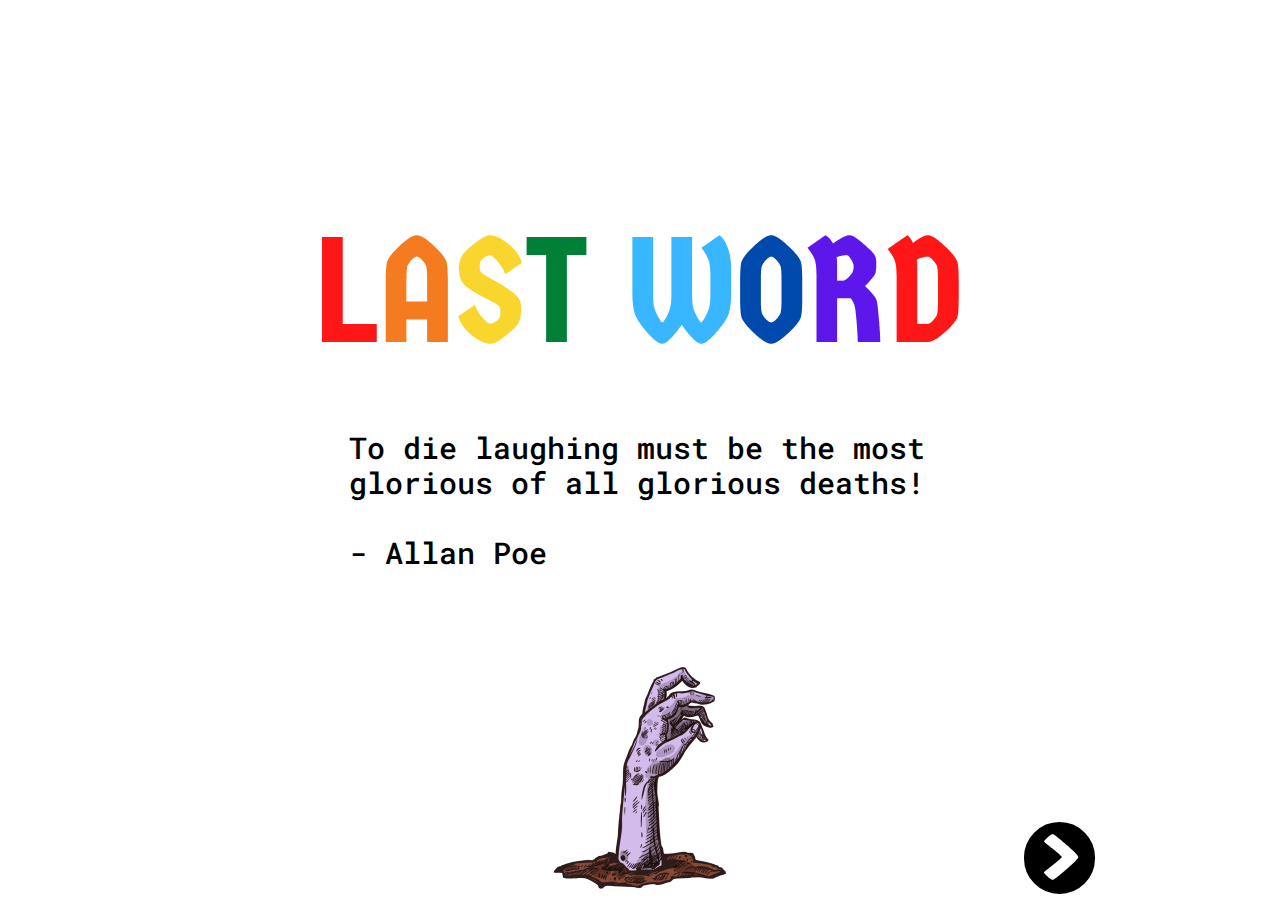
<file: index.html>
<!DOCTYPE html>
<html lang="en">

<head>
    <meta charset="UTF-8">
    <title>Document</title>
    <link href="https://fonts.googleapis.com/css2?family=Roboto+Mono:ital,wght@0,100;0,300;0,400;0,500;0,700;1,100;1,300;1,400;1,500;1,700&display=swap" rel="stylesheet">
    <link rel="stylesheet" href="style.css">
</head>
<body>
    <div class="staff">
        <form>
        <center>
            <img src="img/LAST WORD.png" alt="logo">
            <p class="quote">To die laughing must be the most glorious of all glorious deaths!<br><br>- Allan Poe</p>
            <img src="img/L A S T WORD (5) 2.png" alt="logo">
        </center>
        <a href="choose_activity.html" class="button"><img class='arrow' src="img/q.png" alt=""></a> 
        </form>
    </div>
</body>
</html>
</file>
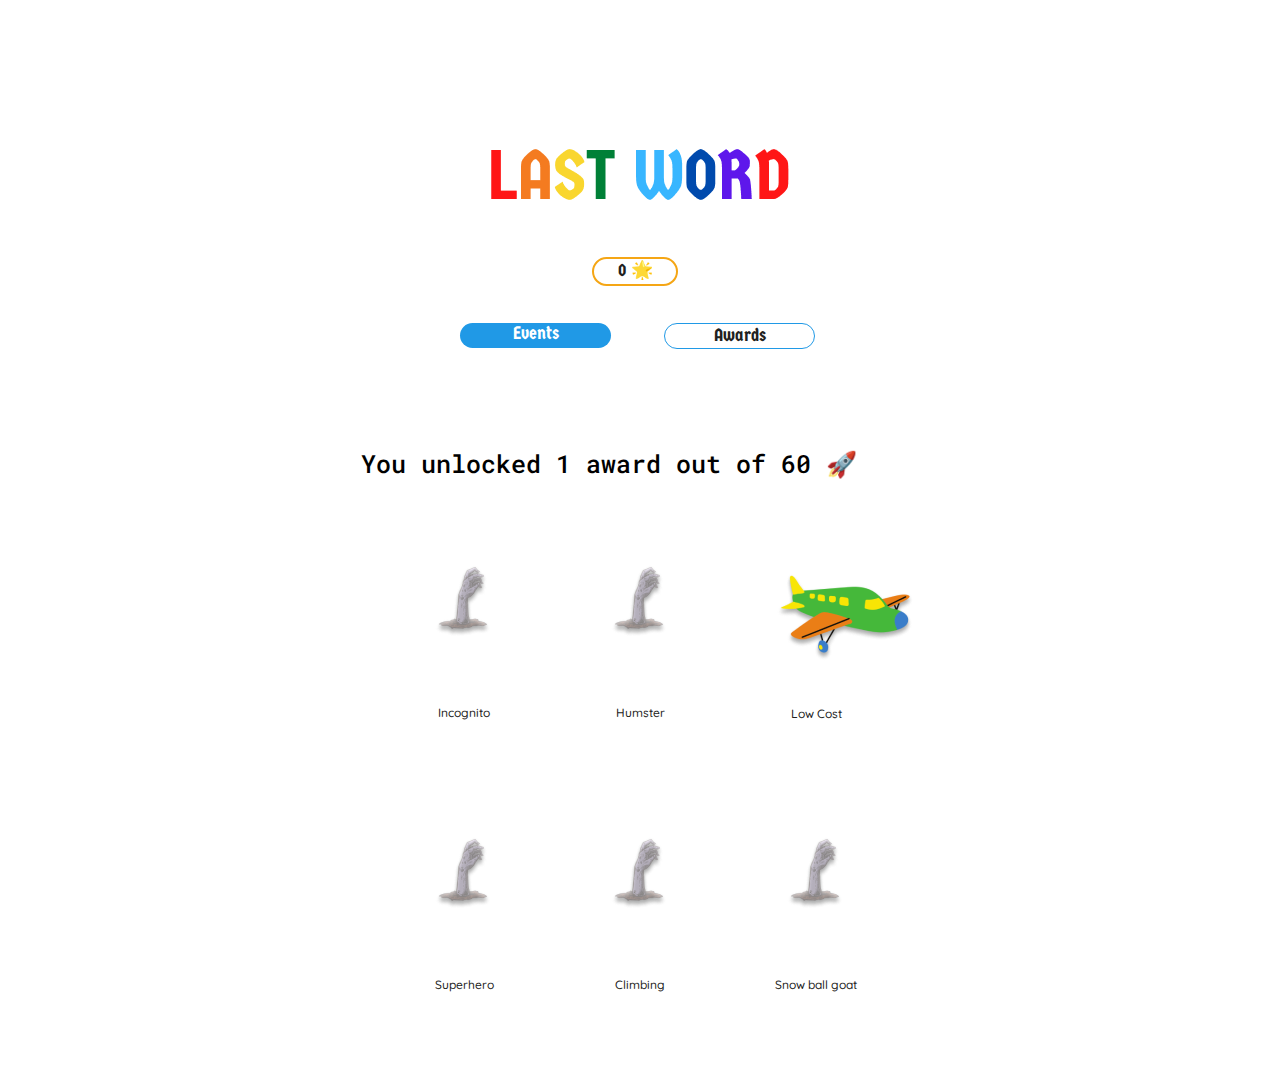
<file: awards.html>
<!DOCTYPE html>
<html lang="en">

<head>
    <meta charset="UTF-8">
    <title>Document</title>
    <link href="https://fonts.googleapis.com/css2?family=Roboto+Mono:ital,wght@0,100;0,300;0,400;0,500;0,700;1,100;1,300;1,400;1,500;1,700&display=swap" rel="stylesheet">
    <link href="https://fonts.googleapis.com/css2?family=Quicksand:wght@300;400;500;600;700&display=swap" rel="stylesheet">
    <link href="https://fonts.googleapis.com/css2?family=Germania+One&display=swap" rel="stylesheet">
    <link rel="stylesheet" href="awards_style.css">
</head>
<body>
    <div class="staff">
        <form class='buttons'>
            <center>
            <img class='logo' src="img/smaller logo.png" alt="logo">
            <a href="my_posts.html" class="button_stars"><p class='button_text_alt'>0 🌟</p></a>
            
            <a href="awards.html" class="button_events"><p class='button_text'>Events</p></a>
            <a href="awards.html" class="button_awards"><p class='button_text_alt'>Awards</p></a>
        </center></form>
        <center>
            <p class="header">You unlocked 1 award out of 60 🚀</p>
            <table class="tab1">
                <tr>
                    <td>
                        <a href="post_writing.html" class="activity"><img class='common' src="img/Rectangle%20281.png" alt="activity"><p>Incognito</p></a>
                    </td>
                    <td>
                        <a href="post_writing.html" class="activity"><img class='common' src="img/Rectangle%20281.png" alt="activity"><p>Humster</p></a>
                    </td>
                    <td>
                        <a href="#" class="activity"><img src="img/fly.png" alt="activity"><p>Low Cost</p></a>
                    </td>
                </tr>
                <tr>
                    <td>
                        <a href="post_writing.html" class="activity"><img class='common' src="img/Rectangle%20281.png" alt="activity"><p>Superhero</p></a>
                    </td>
                    <td>
                        <a href="post_writing.html" class="activity"><img class='common' src="img/Rectangle%20281.png" alt="activity"><p>Climbing</p></a>
                    </td>
                    <td>
                        <a href="#" class="activity"><img class='common' src="img/Rectangle%20281.png" alt="activity"><p>Snow ball goat</p></a>
                    </td>
                </tr>
            </table>
        </center>
    </div>
</body>
</html>
</file>
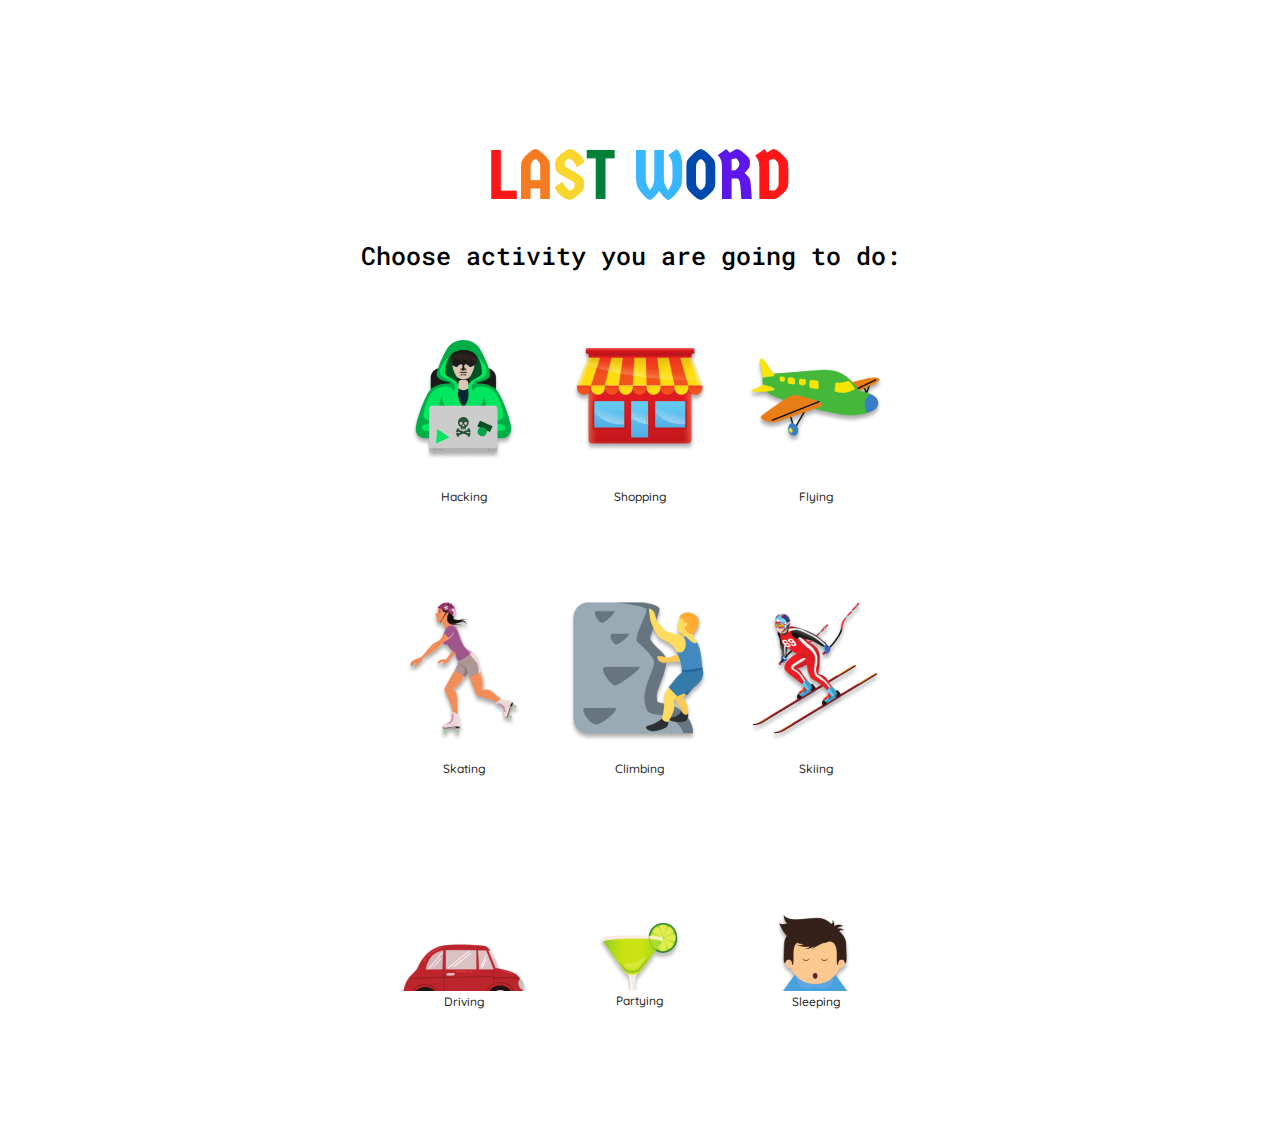
<file: choose_activity.html>
<!DOCTYPE html>
<html lang="en">

<head>
    <meta charset="UTF-8">
    <title>Document</title>
    <link href="https://fonts.googleapis.com/css2?family=Roboto+Mono:ital,wght@0,100;0,300;0,400;0,500;0,700;1,100;1,300;1,400;1,500;1,700&display=swap" rel="stylesheet">
    <link href="https://fonts.googleapis.com/css2?family=Quicksand:wght@300;400;500;600;700&display=swap" rel="stylesheet">
    <link rel="stylesheet" href="choose_activity_style.css">
</head>
<body>
    <div class="staff">
        <center>
            <img src="img/smaller logo.png" alt="logo">
            <p class="header">Choose activity you are going to do:</p>
            <table class="tab1">
                <tr>
                    <td>
                        <a href="post_writing.html" class="activity"><img src="img/hacking.png" alt="activity"><p>Hacking</p></a>
                    </td>
                    <td>
                        <a href="post_writing.html" class="activity"><img src="img/shop.png" alt="activity"><p>Shopping</p></a>
                    </td>
                    <td>
                        <a href="#" class="activity"><img src="img/fly.png" alt="activity"><p>Flying</p></a>
                    </td>
                </tr>
                <tr>
                    <td>
                        <a href="post_writing.html" class="activity"><img src="img/skating.png" alt="activity"><p>Skating</p></a>
                    </td>
                    <td>
                        <a href="post_writing.html" class="activity"><img src="img/climbe.png" alt="activity"><p>Climbing</p></a>
                    </td>
                    <td>
                        <a href="#" class="activity"><img src="img/ski.png" alt="activity"><p>Skiing</p></a>
                    </td>
                </tr>
                <tr>
                    <td>
                        <a href="post_writing.html" class="activity"><img src="img/car.png" alt="activity"><p>Driving</p></a>
                    </td>
                    <td>
                        <a href="post_writing.html" class="activity"><img src="img/drink.png" alt="activity"><p>Partying</p></a>
                    </td>
                    <td>
                        <a href="#" class="activity"><img src="img/man.png" alt="activity"><p>Sleeping</p></a>
                    </td>
                </tr>
            </table>
        </center>
    </div>
</body>
</html>
</file>
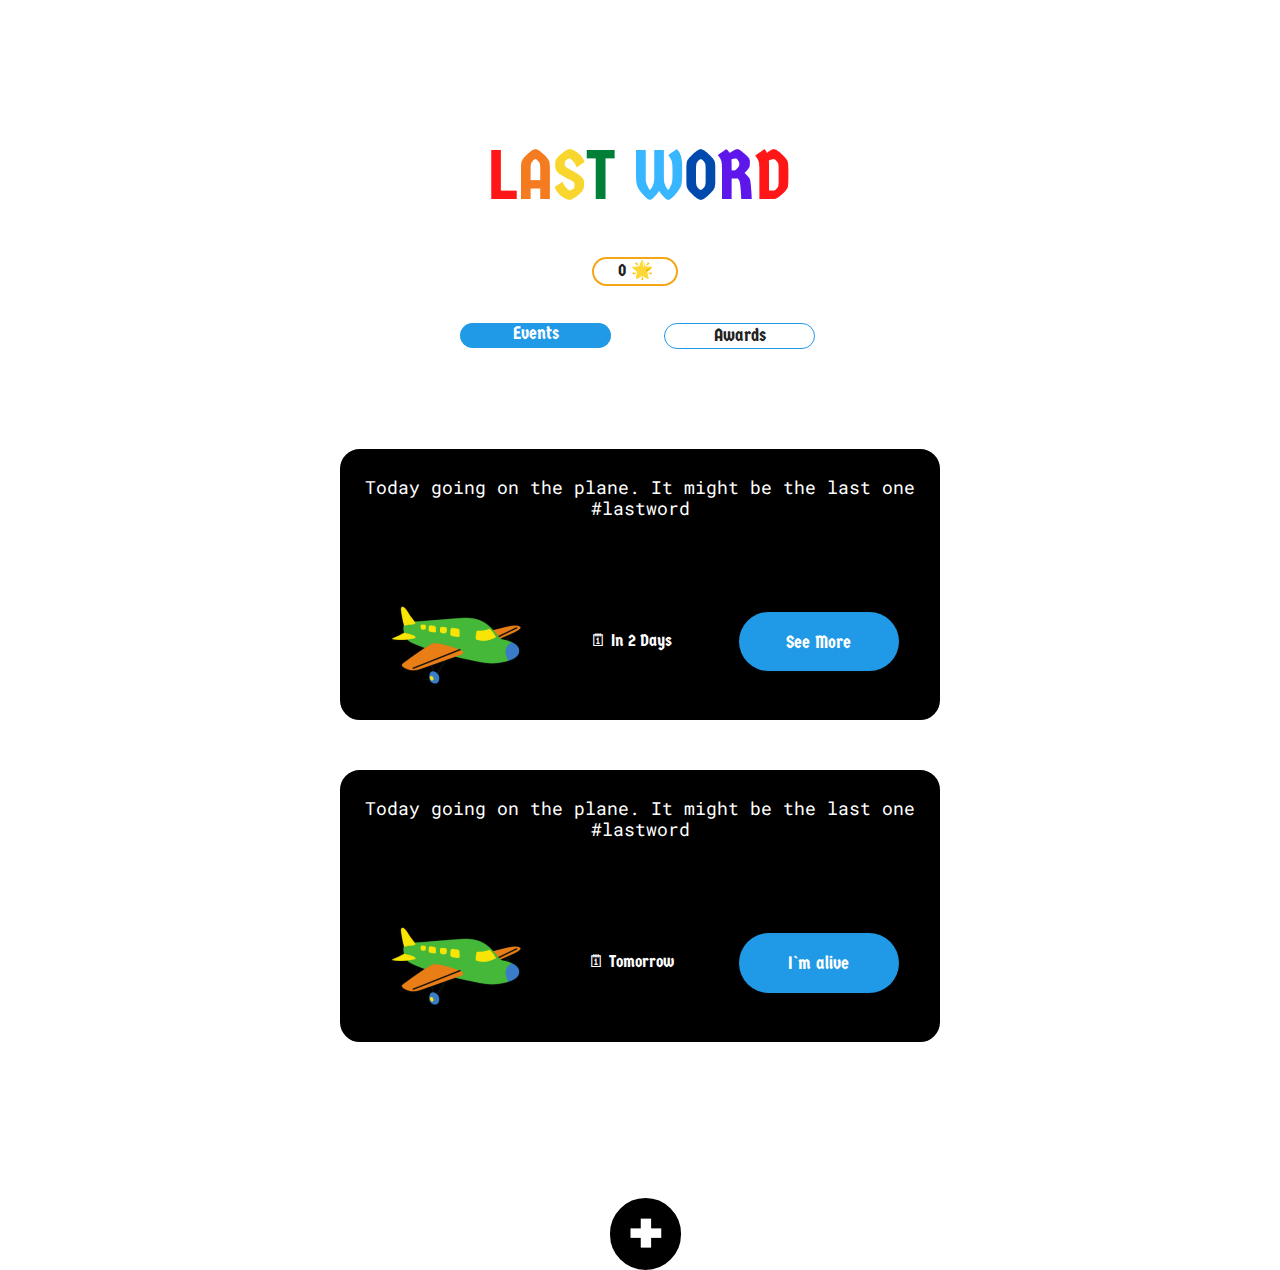
<file: my_posts.html>
<!DOCTYPE html>
<html lang="en">

<head>
    <meta charset="UTF-8">
    <title>Document</title>
    <link href="https://fonts.googleapis.com/css2?family=Roboto+Mono:ital,wght@0,100;0,300;0,400;0,500;0,700;1,100;1,300;1,400;1,500;1,700&display=swap" rel="stylesheet">
    <link href="https://fonts.googleapis.com/css2?family=Quicksand:wght@300;400;500;600;700&display=swap" rel="stylesheet">
    <link href="https://fonts.googleapis.com/css2?family=Germania+One&display=swap" rel="stylesheet">
    <link rel="stylesheet" href="my_posts_style.css">
</head>
<body>
    <div class="staff clearfix">
        <form class='buttons'>
            <center>
            <img class='logo' src="img/smaller logo.png" alt="logo">
            <a href="my_posts.html" class="button_stars"><p class='button_text_alt'>0 🌟</p></a>
            
            <a href="awards.html" class="button_events"><p class='button_text'>Events</p></a>
            <a href="awards.html" class="button_awards"><p class='button_text_alt'>Awards</p></a>
        </center></form>
        
        <form class='post'><center>
            
            <p class="old_post">Today going on the plane. It might be the last one #lastword </p>
            <img class='icon' src='img/fly.png' alt=''/>
            <a href="https://twitter.com/home" class="button1 b1"><p class='button_text f'>See More</p></a>
            <p class='calendar'>🗓 In 2 Days</p>
        </center></form>
        
        <form class='post'><center>
            
            <p class="old_post">Today going on the plane. It might be the last one #lastword </p>
            <img class='icon' src='img/fly.png' alt=''/>
            <a href="unlock.html" class="button1 b1"><p class='button_text f'>I`m alive</p></a>
            <p class='calendar'>🗓 Tomorrow</p>
            <a href="post_writing.html" class="button"><img class='plus' src="img/+.png" alt=""></a> 
        </center></form>
    </div>
</body>
</html>
</file>
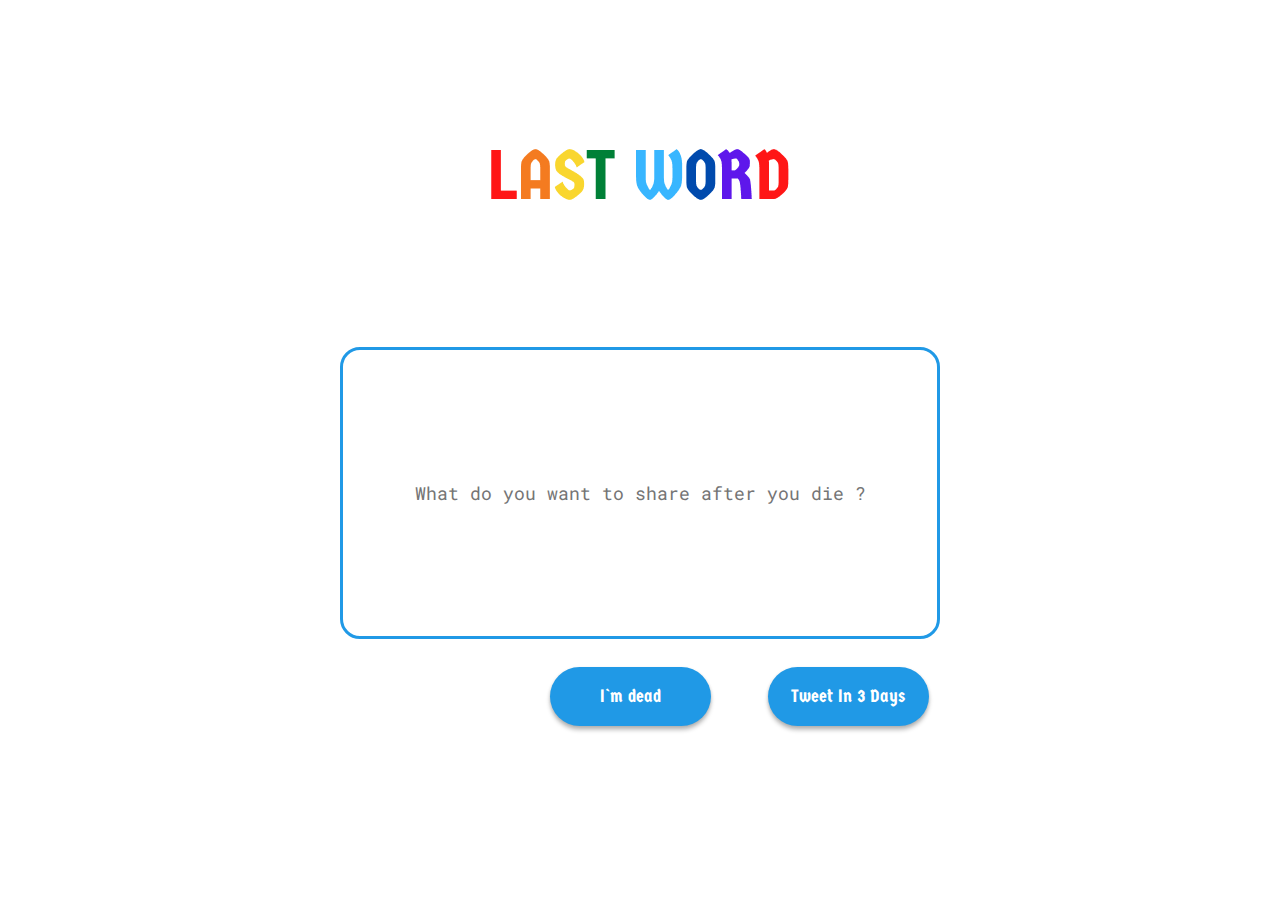
<file: post_writing.html>
<!DOCTYPE html>
<html lang="en">

<head>
    <meta charset="UTF-8">
    <title>Document</title>
    <link href="https://fonts.googleapis.com/css2?family=Roboto+Mono:ital,wght@0,100;0,300;0,400;0,500;0,700;1,100;1,300;1,400;1,500;1,700&display=swap" rel="stylesheet">
    <link href="https://fonts.googleapis.com/css2?family=Quicksand:wght@300;400;500;600;700&display=swap" rel="stylesheet">
    <link href="https://fonts.googleapis.com/css2?family=Germania+One&display=swap" rel="stylesheet">
    <link rel="stylesheet" href="post_writing_style.css">
</head>
<body>
    <div class="staff clearfix">
        <center>
            <img src="img/smaller logo.png" alt="logo"></center>
        <center>
            <input class="post clearfix" type="text" placeholder='What do you want to share after you die ?' name="">
        <a href="my_posts.html" class="button1"><p>I`m dead</p></a>
        <a href="my_posts.html" class="button2"><p>Tweet In 3 Days</p></a> 
        </center>
    </div>
</body>
</html>
</file>
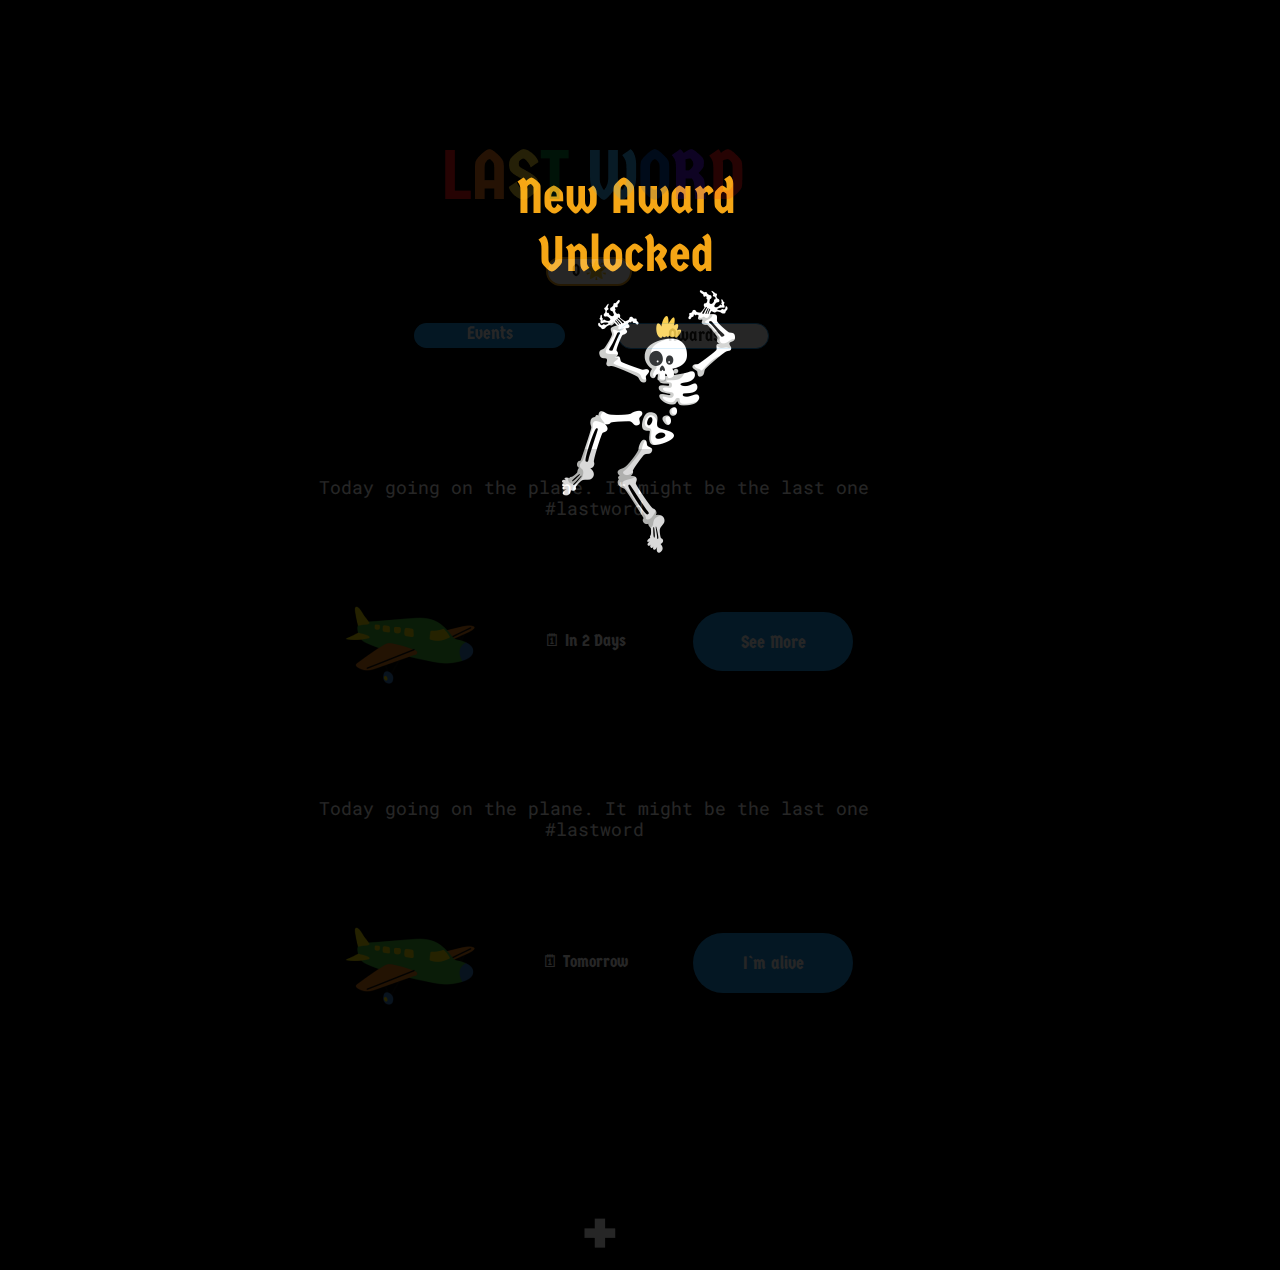
<file: unlock.html>
<!DOCTYPE html>
<html lang="en">

<head>
    <meta charset="UTF-8">
    <title>Document</title>
    <link href="https://fonts.googleapis.com/css2?family=Roboto+Mono:ital,wght@0,100;0,300;0,400;0,500;0,700;1,100;1,300;1,400;1,500;1,700&display=swap" rel="stylesheet">
    <link href="https://fonts.googleapis.com/css2?family=Quicksand:wght@300;400;500;600;700&display=swap" rel="stylesheet">
    <link href="https://fonts.googleapis.com/css2?family=Germania+One&display=swap" rel="stylesheet">
    <link rel="stylesheet" href="unlock_style.css">
</head>
<body>
    
    <p class='a_text'>New Award Unlocked</p>
    <img class='achivment' src="img/L%20A%20S%20T%20WORD%20(6)%201.png">
    <div class="staff clearfix">
        <form class='buttons'>
            <center>
            <img class='logo' src="img/smaller logo.png" alt="logo">
            <a href="my_posts.html" class="button_stars"><p class='button_text_alt'>0 🌟</p></a>
            
            <a href="awards.html" class="button_events"><p class='button_text'>Events</p></a>
            <a href="awards.html" class="button_awards"><p class='button_text_alt'>Awards</p></a>
        </center></form>
        
        <form class='post'><center>
            
            <p class="old_post">Today going on the plane. It might be the last one #lastword </p>
            <img class='icon' src='img/fly.png' alt=''/>
            <a href="https://twitter.com/home" class="button1 b1"><p class='button_text f'>See More</p></a>
            <p class='calendar'>🗓 In 2 Days</p>
        </center></form>
        
        <form class='post'><center>
            
            <p class="old_post">Today going on the plane. It might be the last one #lastword </p>
            <img class='icon' src='img/fly.png' alt=''/>
            <a href="unlock.html" class="button1 b1"><p class='button_text f'>I`m alive</p></a>
            <p class='calendar'>🗓 Tomorrow</p>
            <a href="post_writing.html" class="button"><img class='plus' src="img/+.png" alt=""></a> 
        </center></form>
    </div>
</body>
</html>
</file>
<file: style.css>
/* Generated by less 3.11.1 */
* {
  margin: 0;
  padding: 0;
}
html,
body {
  height: 100%;
  width: 100%;
}
body {
  font-family: 'Roboto Mono', monospace;
}
.clearfix:after {
  content: "";
  display: table;
  clear: both;
}
.staff {
  padding-top: 235px;
}
.staff .quote,
.staff .author {
  width: 582px;
  height: 304px;
  left: 429px;
  top: 369px;
  font-family: Roboto Mono;
  font-style: normal;
  font-weight: 500;
  font-size: 30px;
  line-height: 35px;
  display: flex;
  align-items: center;
  text-align: left;
  color: #000000;
}
.staff .button {
  width: 71.43px;
  height: 71.43px;
  left: 80%;
  top: 822.14px;
  float: right;
  position: absolute;
  background: #000000;
  border: 3px solid #000000;
  box-sizing: border-box;
  border-radius: 50px;
}
.staff .button:active {
  background-color: azure;
}
.staff .button:hover {
  color: darkgreen;
}
.staff .arrow {
  position: relative;
  left: 17px;
  top: 09px;
}
</file>
<file: awards_style.css>
/* Generated by less 3.11.1 */
* {
  margin: 0;
  padding: 0;
}
html,
body {
  height: 100%;
}
body {
  font-family: 'Roboto Mono', monospace;
}
.clearfix:after {
  content: "";
  display: table;
  clear: both;
}
.staff {
  padding-top: 149px;
}
.staff center {
  position: relative;
}
.staff .logo {
  padding-bottom: 50px;
}
.staff .icon {
  top: 111px;
  left: 10%;
}
.staff .buttons {
  position: relative;
  width: 600px;
  margin: 0 auto;
  height: 300px;
}
.staff .post {
  position: relative;
  width: 600px;
  margin: 0 auto;
}
.staff .button_stars {
  position: absolute;
  box-sizing: border-box;
  width: 86px;
  height: 29px;
  background: #FFFFFF;
  border: 2px solid #F5A615;
  border-radius: 30px;
  top: 103%;
  text-decoration: none;
  display: block;
  left: 42%;
}
.staff .button_events {
  position: absolute;
  box-sizing: border-box;
  width: 151px;
  height: 25px;
  background: #2099E6;
  border-radius: 30px;
  text-decoration: none;
  display: block;
  top: 166%;
  left: 20%;
}
.staff .button_awards {
  position: absolute;
  left: 54%;
  top: 166%;
  box-sizing: border-box;
  display: block;
  width: 151px;
  height: 26px;
  background: #FFFFFF;
  border: 1.5px solid #2099E6;
  border-radius: 50px;
  text-decoration: none;
}
.staff .button_text_alt {
  font-family: Germania One;
  font-style: normal;
  font-weight: normal;
  font-size: 18px;
  line-height: 13px;
  /* identical to box height */
  margin: 5px;
  align-items: center;
  text-align: center;
  color: #212120;
  /* Inside Auto Layout */
  flex: none;
  order: 0;
  align-self: center;
  margin: 5px 0px;
}
.staff .button_text {
  margin: 0 auto;
  text-decoration: none;
  font-family: Germania One;
  font-style: normal;
  font-weight: normal;
  font-size: 18px;
  line-height: 21px;
  align-items: center;
  text-align: center;
  color: #FFFFFF;
}
.staff .button_stars:hover,
.staff .button_events:hover,
.staff .button_awards:hover {
  box-shadow: 0 0 5px;
}
.staff .header {
  width: 558px;
  left: 441px;
  top: 253px;
  margin-bottom: 45px;
  font-family: Roboto Mono;
  font-style: normal;
  font-weight: 500;
  font-size: 25px;
  line-height: 29px;
  display: flex;
  align-items: center;
  text-align: center;
  color: #000000;
}
.staff table img {
  padding-left: 17%;
}
.staff .common {
  padding-bottom: 44px;
  padding-top: 14px;
}
.staff td {
  width: 174px;
  height: 200px;
  text-decoration: none;
  padding-bottom: 70px;
}
.staff td p {
  text-align: center;
  font-family: Quicksand;
  font-style: normal;
  font-weight: 500;
  font-size: 12px;
  line-height: 14px;
  text-decoration: none;
  color: #212120;
}
.staff td a {
  text-decoration: none;
}
.staff td a:hover {
  text-decoration: underline;
  text-decoration-color: orange;
}
</file>
<file: choose_activity_style.css>
/* Generated by less 3.11.1 */
* {
  margin: 0;
  padding: 0;
}
html,
body {
  height: 100%;
}
body {
  font-family: 'Roboto Mono', monospace;
}
.clearfix:after {
  content: "";
  display: table;
  clear: both;
}
.staff {
  padding-top: 149px;
}
.staff .header {
  width: 558px;
  height: 102px;
  left: 441px;
  top: 253px;
  font-family: Roboto Mono;
  font-style: normal;
  font-weight: 500;
  font-size: 25px;
  line-height: 29px;
  display: flex;
  align-items: center;
  text-align: center;
  color: #000000;
}
.staff td {
  width: 174px;
  height: 200px;
  text-decoration: none;
  padding-bottom: 70px;
}
.staff td p {
  text-align: center;
  font-family: Quicksand;
  font-style: normal;
  font-weight: 500;
  font-size: 12px;
  line-height: 14px;
  text-decoration: none;
  color: #212120;
}
.staff td a {
  text-decoration: none;
}
.staff td a:hover {
  text-decoration: underline;
  text-decoration-color: orange;
}
</file>
<file: my_posts_style.css>
/* Generated by less 3.11.1 */
* {
  margin: 0;
  padding: 0;
}
html,
body {
  height: 100%;
}
body {
  font-family: 'Roboto Mono', monospace;
}
.clearfix:after {
  content: "";
  display: table;
  clear: both;
}
.staff {
  padding-top: 149px;
}
.staff center {
  position: relative;
}
.staff .logo {
  padding-bottom: 50px;
}
.staff .icon {
  top: 111px;
  left: 10%;
}
.staff .buttons {
  position: relative;
  width: 600px;
  margin: 0 auto;
  height: 250px;
}
.staff .post {
  position: relative;
  width: 600px;
  margin: 0 auto;
  margin-top: 50px;
}
.staff .button_stars {
  position: absolute;
  box-sizing: border-box;
  width: 86px;
  height: 29px;
  background: #FFFFFF;
  border: 2px solid #F5A615;
  border-radius: 30px;
  top: 103%;
  text-decoration: none;
  display: block;
  left: 42%;
}
.staff .button_events {
  position: absolute;
  box-sizing: border-box;
  width: 151px;
  height: 25px;
  background: #2099E6;
  border-radius: 30px;
  text-decoration: none;
  display: block;
  top: 166%;
  left: 20%;
}
.staff .button_awards {
  position: absolute;
  left: 54%;
  top: 166%;
  box-sizing: border-box;
  display: block;
  width: 151px;
  height: 26px;
  background: #FFFFFF;
  border: 1.5px solid #2099E6;
  border-radius: 50px;
  text-decoration: none;
}
.staff .button_text_alt {
  font-family: Germania One;
  font-style: normal;
  font-weight: normal;
  font-size: 18px;
  line-height: 13px;
  /* identical to box height */
  margin: 5px;
  align-items: center;
  text-align: center;
  color: #212120;
  /* Inside Auto Layout */
  flex: none;
  order: 0;
  align-self: center;
  margin: 5px 0px;
}
.staff .old_post {
  width: 600px;
  height: 271.34px;
  left: 420px;
  top: 373px;
  background: #000000;
  border: 3px solid #000000;
  box-sizing: border-box;
  border-radius: 20px;
  padding-top: 25px;
  font-family: 'Roboto Mono', monospace;
  font-style: normal;
  font-weight: normal;
  font-size: 18px;
  line-height: 21px;
  color: #FFFFFF;
}
.staff .icon {
  position: absolute;
  top: 111px;
  left: 30px;
}
.staff .button1 {
  position: absolute;
  right: 41px;
  width: 160.51px;
  height: 59.24px;
  background: #2099E6;
  /* Cards Shadow */
  box-shadow: 0px 1px 3px rgba(60, 64, 67, 0.149), 0px 4px 4px rgba(0, 0, 0, 0.25);
  border-radius: 30px;
  text-decoration: none;
  font-family: Germania One;
  font-style: normal;
  font-weight: normal;
  font-size: 18px;
  line-height: 21px;
  align-items: center;
  text-align: center;
  color: #FFFFFF;
}
.staff .calendar {
  position: absolute;
  top: 67%;
  /* right: 41px; */
  width: 160.51px;
  /* height: 59.24px; */
  width: 90px;
  /* height: 8px; */
  /* left: 152px; */
  /* top: 371px; */
  font-family: Germania One;
  font-style: normal;
  font-weight: normal;
  font-size: 17px;
  /* line-height: 13px; */
  /* display: flex; */
  /* align-items: center; */
  text-align: center;
  color: #FFFFFF;
  left: 41%;
}
.staff .button_text {
  margin: 0 auto;
  text-decoration: none;
  font-family: Germania One;
  font-style: normal;
  font-weight: normal;
  font-size: 18px;
  line-height: 21px;
  align-items: center;
  text-align: center;
  color: #FFFFFF;
}
.staff .button:hover,
.staff .button_stars:hover,
.staff .button_events:hover,
.staff .button_awards:hover {
  box-shadow: 0 0 5px;
}
.staff .button {
  width: 71.43px;
  height: 71.43px;
  position: absolute;
  left: 45%;
  top: 428px;
  background: #000000;
  border: 3px solid #000000;
  box-sizing: border-box;
  border-radius: 50px;
}
.staff .plus {
  margin-top: 17px;
}
.staff .f {
  padding-top: 20px;
}
.staff .dropdown {
  list-style: none;
  position: absolute;
  left: 101%;
  top: 1%;
}
.staff .b2,
.staff .b3,
.staff .b4 {
  visibility: hidden;
}
.staff li {
  list-style: none;
  float: left;
  position: relative;
}
.staff ul {
  display: none;
  position: absolute;
  top: 100%;
}
.staff li:hover ul {
  display: block;
}
.staff ul li {
  float: none;
}
.staff .b1 {
  top: 163px;
}
.staff .b2 {
  top: 223px;
}
.staff .b3 {
  top: 283px;
}
.staff .b4 {
  top: 343px;
}
</file>
<file: post_writing_style.css>
/* Generated by less 3.11.1 */
* {
  margin: 0;
  padding: 0;
}
html,
body {
  height: 100%;
}
body {
  font-family: 'Roboto Mono', monospace;
}
.clearfix:after {
  content: "";
  display: table;
  clear: both;
}
.staff {
  padding-top: 149px;
}
.staff img {
  padding-bottom: 143px;
}
.staff .post {
  width: 600px;
  height: 292.36px;
  left: 420px;
  top: 373px;
  background: #FFFFFF;
  border: 3px solid #2099E6;
  box-sizing: border-box;
  border-radius: 20px;
  text-align: center;
  font-family: Roboto Mono;
  font-style: normal;
  font-weight: normal;
  font-size: 18px;
  line-height: 21px;
  color: #000000;
}
.staff .post:hover {
  border: 6px solid #2099E6;
}
.staff input[type="text"] {
  text-align: center;
  font-family: Roboto Mono;
  font-style: normal;
  font-weight: normal;
  font-size: 18px;
  line-height: 21px;
  color: #000000;
}
.staff .button1,
.staff .button2 {
  width: 160.51px;
  height: 59.24px;
  position: absolute;
  margin-top: 10px;
  background: #2099E6;
  /* Cards Shadow */
  box-shadow: 0px 1px 3px rgba(60, 64, 67, 0.149), 0px 4px 4px rgba(0, 0, 0, 0.25);
  border-radius: 30px;
  font-family: Germania One;
  font-style: normal;
  font-weight: normal;
  font-size: 18px;
  line-height: 21px;
  display: flex;
  align-items: center;
  text-align: center;
  text-decoration: none;
  color: #FFFFFF;
}
.staff .button1 {
  left: 43%;
  top: 656.82px;
}
.staff .button2 {
  left: 60%;
  top: 656.82px;
}
.staff p {
  width: 160.51px;
  text-align: center;
}
.staff .button1:hover,
.staff .button2:hover {
  border-radius: 25px;
}
</file>
<file: unlock_style.css>
/* Generated by less 3.11.1 */
* {
  margin: 0;
  padding: 0;
}
html,
body {
  height: 100%;
  background-color: black;
  font-family: 'Roboto Mono', monospace;
}
.clearfix:after {
  content: "";
  display: table;
  clear: both;
}
.a_text {
  position: fixed;
  width: 227px;
  height: 92px;
  left: 40%;
  top: 20%;
  font-family: Germania One;
  font-style: normal;
  font-weight: normal;
  font-size: 50px;
  line-height: 58px;
  display: flex;
  align-items: center;
  text-align: center;
  color: #F5A615;
}
.achivment {
  position: fixed;
  left: 36%;
  top: 26%;
}
.staff {
  opacity: 0.15;
  position: absolute;
  top: 0px;
  left: 23%;
  padding-top: 149px;
}
.staff center {
  position: relative;
}
.staff .logo {
  padding-bottom: 50px;
}
.staff .icon {
  top: 111px;
  left: 10%;
}
.staff .buttons {
  position: relative;
  width: 600px;
  margin: 0 auto;
  height: 250px;
}
.staff .post {
  position: relative;
  width: 600px;
  margin: 0 auto;
  margin-top: 50px;
}
.staff .button_stars {
  position: absolute;
  box-sizing: border-box;
  width: 86px;
  height: 29px;
  background: #FFFFFF;
  border: 2px solid #F5A615;
  border-radius: 30px;
  top: 103%;
  text-decoration: none;
  display: block;
  left: 42%;
}
.staff .button_events {
  position: absolute;
  box-sizing: border-box;
  width: 151px;
  height: 25px;
  background: #2099E6;
  border-radius: 30px;
  text-decoration: none;
  display: block;
  top: 166%;
  left: 20%;
}
.staff .button_awards {
  position: absolute;
  left: 54%;
  top: 166%;
  box-sizing: border-box;
  display: block;
  width: 151px;
  height: 26px;
  background: #FFFFFF;
  border: 1.5px solid #2099E6;
  border-radius: 50px;
  text-decoration: none;
}
.staff .button_text_alt {
  font-family: Germania One;
  font-style: normal;
  font-weight: normal;
  font-size: 18px;
  line-height: 13px;
  /* identical to box height */
  margin: 5px;
  align-items: center;
  text-align: center;
  color: #212120;
  /* Inside Auto Layout */
  flex: none;
  order: 0;
  align-self: center;
  margin: 5px 0px;
}
.staff .old_post {
  width: 600px;
  height: 271.34px;
  left: 420px;
  top: 373px;
  background: #000000;
  border: 3px solid #000000;
  box-sizing: border-box;
  border-radius: 20px;
  padding-top: 25px;
  font-family: 'Roboto Mono', monospace;
  font-style: normal;
  font-weight: normal;
  font-size: 18px;
  line-height: 21px;
  color: #FFFFFF;
}
.staff .icon {
  position: absolute;
  top: 111px;
  left: 30px;
}
.staff .button1 {
  position: absolute;
  right: 41px;
  width: 160.51px;
  height: 59.24px;
  background: #2099E6;
  /* Cards Shadow */
  box-shadow: 0px 1px 3px rgba(60, 64, 67, 0.149), 0px 4px 4px rgba(0, 0, 0, 0.25);
  border-radius: 30px;
  text-decoration: none;
  font-family: Germania One;
  font-style: normal;
  font-weight: normal;
  font-size: 18px;
  line-height: 21px;
  align-items: center;
  text-align: center;
  color: #FFFFFF;
}
.staff .calendar {
  position: absolute;
  top: 67%;
  /* right: 41px; */
  width: 160.51px;
  /* height: 59.24px; */
  width: 90px;
  /* height: 8px; */
  /* left: 152px; */
  /* top: 371px; */
  font-family: Germania One;
  font-style: normal;
  font-weight: normal;
  font-size: 17px;
  /* line-height: 13px; */
  /* display: flex; */
  /* align-items: center; */
  text-align: center;
  color: #FFFFFF;
  left: 41%;
}
.staff .button_text {
  margin: 0 auto;
  text-decoration: none;
  font-family: Germania One;
  font-style: normal;
  font-weight: normal;
  font-size: 18px;
  line-height: 21px;
  align-items: center;
  text-align: center;
  color: #FFFFFF;
}
.staff .button:hover,
.staff .button_stars:hover,
.staff .button_events:hover,
.staff .button_awards:hover {
  box-shadow: 0 0 5px;
}
.staff .button {
  width: 71.43px;
  height: 71.43px;
  position: absolute;
  left: 45%;
  top: 428px;
  background: #000000;
  border: 3px solid #000000;
  box-sizing: border-box;
  border-radius: 50px;
}
.staff .plus {
  margin-top: 17px;
}
.staff .f {
  padding-top: 20px;
}
.staff .dropdown {
  list-style: none;
  position: absolute;
  left: 101%;
  top: 1%;
}
.staff .b2,
.staff .b3,
.staff .b4 {
  visibility: hidden;
}
.staff li {
  list-style: none;
  float: left;
  position: relative;
}
.staff ul {
  display: none;
  position: absolute;
  top: 100%;
}
.staff li:hover ul {
  display: block;
}
.staff ul li {
  float: none;
}
.staff .b1 {
  top: 163px;
}
.staff .b2 {
  top: 223px;
}
.staff .b3 {
  top: 283px;
}
.staff .b4 {
  top: 343px;
}
</file>
